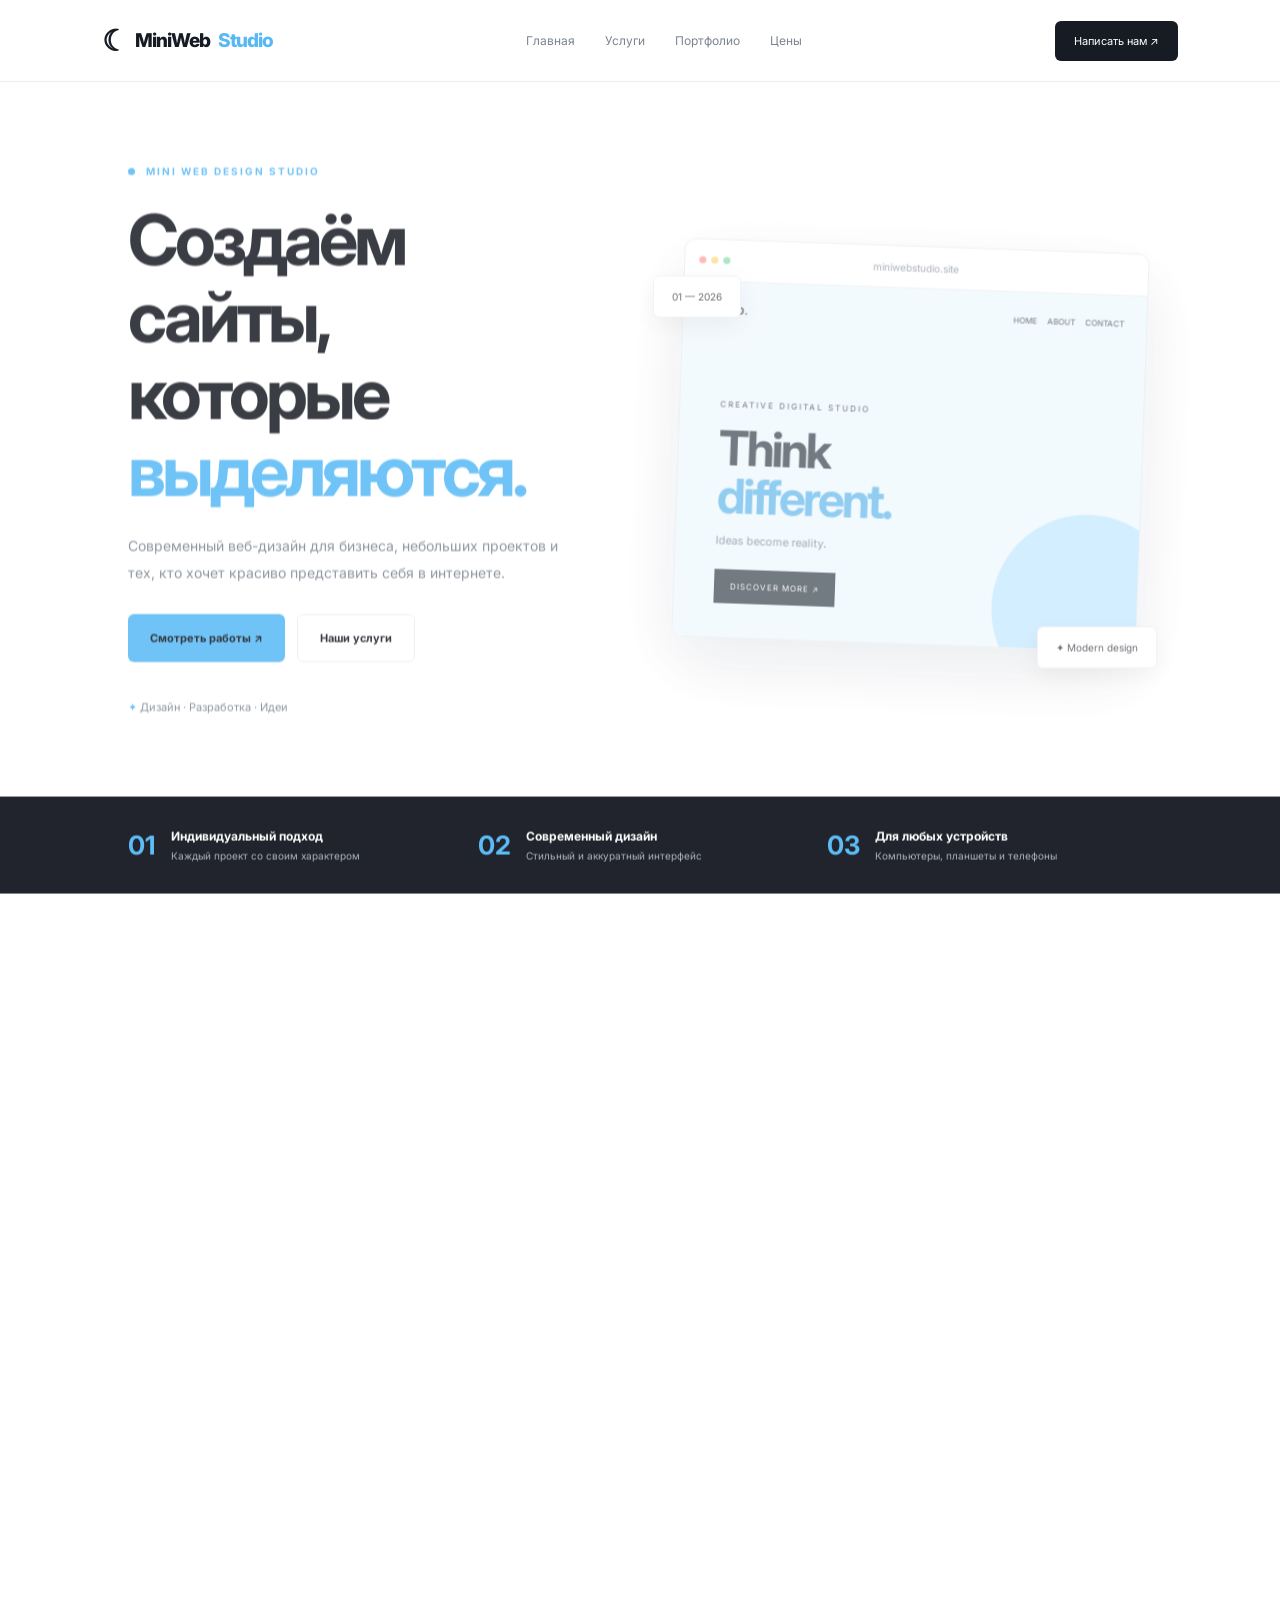
<file: index.html>
<!DOCTYPE html>
<html lang="ru">
<head>
    <meta charset="UTF-8">
    <meta http-equiv="refresh" content="0; url=webstudio.html">
    <title>MiniWeb Studio</title>
</head>
<body>
    <a href="webstudio.html">Открыть сайт</a>
</body>
</html>
</file>
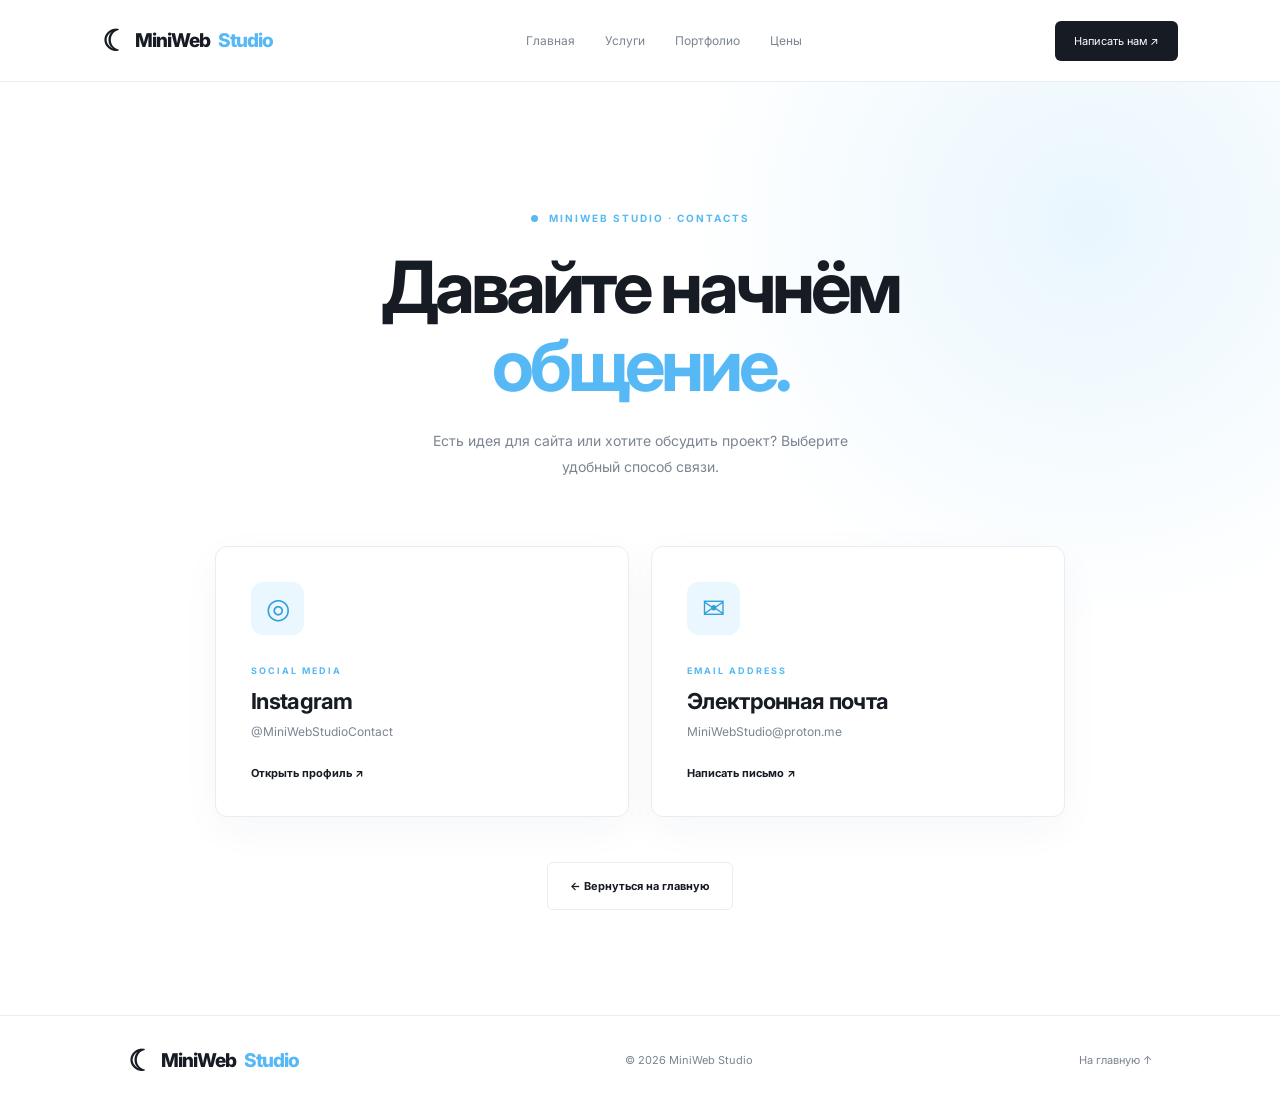
<file: contacts.html>
<!DOCTYPE html>
<html lang="ru">
<head>
    <meta charset="UTF-8">
    <meta name="viewport" content="width=device-width, initial-scale=1.0">
    <title>Контакты — MiniWeb Studio</title>
    <link rel="stylesheet" href="design.css">
    <script src="base.js" defer></script>
</head>
<body>

<header class="header">
    <a href="webstudio.html" class="logo">
        <span class="moon">☾</span>
        MiniWeb<span>Studio</span>
    </a>

    <button class="menu-toggle" id="menuToggle">☰</button>

    <nav class="nav" id="nav">
        <a href="webstudio.html#home">Главная</a>
        <a href="webstudio.html#services">Услуги</a>
        <a href="webstudio.html#portfolio">Портфолио</a>
        <a href="webstudio.html#prices">Цены</a>
    </nav>

    <a href="contacts.html" class="header-button">Написать нам ↗</a>
</header>

<main>
    <section class="contacts-page section">
        <div class="contacts-heading reveal">
            <div class="eyebrow"><span></span> MINIWEB STUDIO · CONTACTS</div>

            <h1>Давайте начнём<br><span>общение.</span></h1>

            <p>
                Есть идея для сайта или хотите обсудить проект?
                Выберите удобный способ связи.
            </p>
        </div>

        <div class="contact-cards">
            <a class="contact-card reveal"
               href="https://www.instagram.com/MiniWebStudioContact/"
               target="_blank" rel="noopener noreferrer">

                <div class="contact-card-icon">◎</div>
                <div class="contact-card-label">SOCIAL MEDIA</div>
                <h2>Instagram</h2>
                <p>@MiniWebStudioContact</p>
                <span class="contact-card-link">Открыть профиль ↗</span>
            </a>

            <a class="contact-card reveal"
               href="mailto:MiniWebStudio@proton.me">

                <div class="contact-card-icon">✉</div>
                <div class="contact-card-label">EMAIL ADDRESS</div>
                <h2>Электронная почта</h2>
                <p>MiniWebStudio@proton.me</p>
                <span class="contact-card-link">Написать письмо ↗</span>
            </a>
        </div>

        <div class="contacts-back reveal">
            <a href="webstudio.html" class="button white-button">← Вернуться на главную</a>
        </div>
    </section>
</main>

<footer class="footer">
    <a href="webstudio.html" class="logo">
        <span class="moon">☾</span> MiniWeb<span>Studio</span>
    </a>
    <p>© 2026 MiniWeb Studio</p>
    <a href="webstudio.html">На главную ↑</a>
</footer>

</body>
</html>
</file>
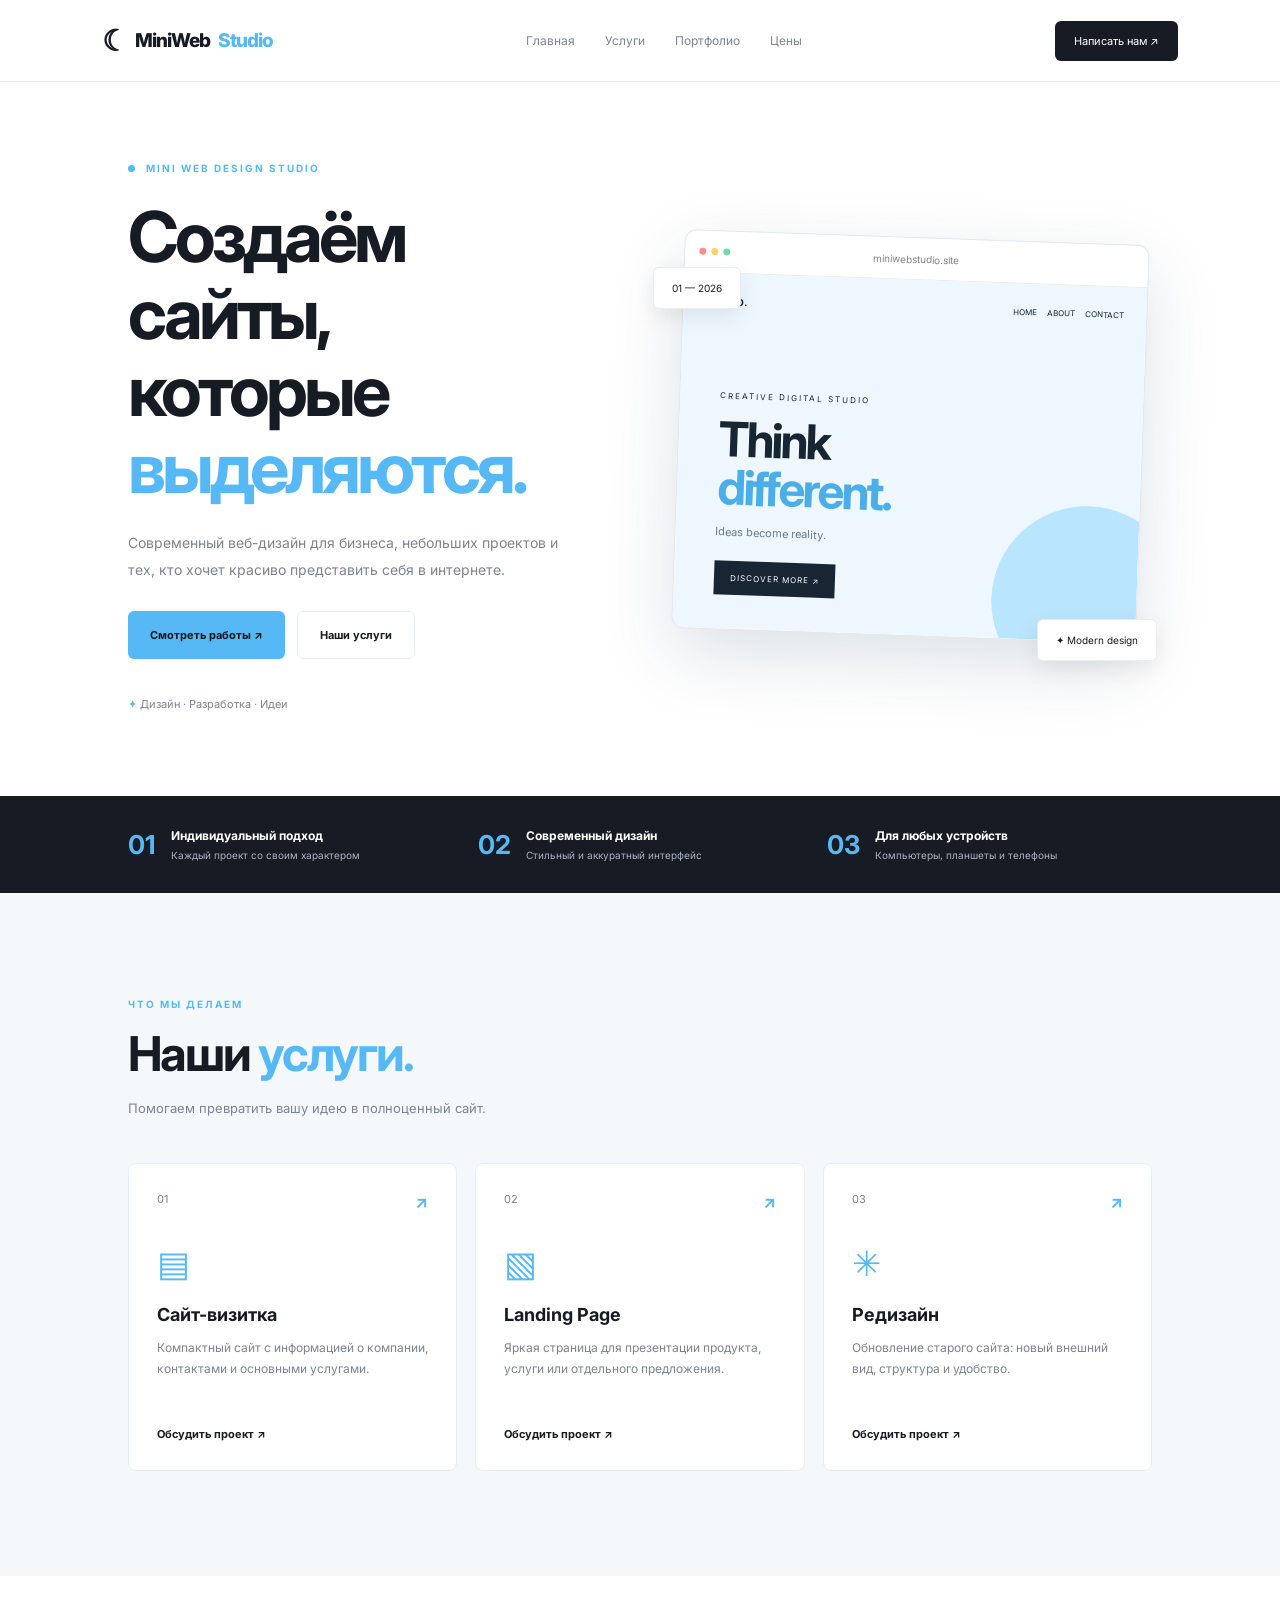
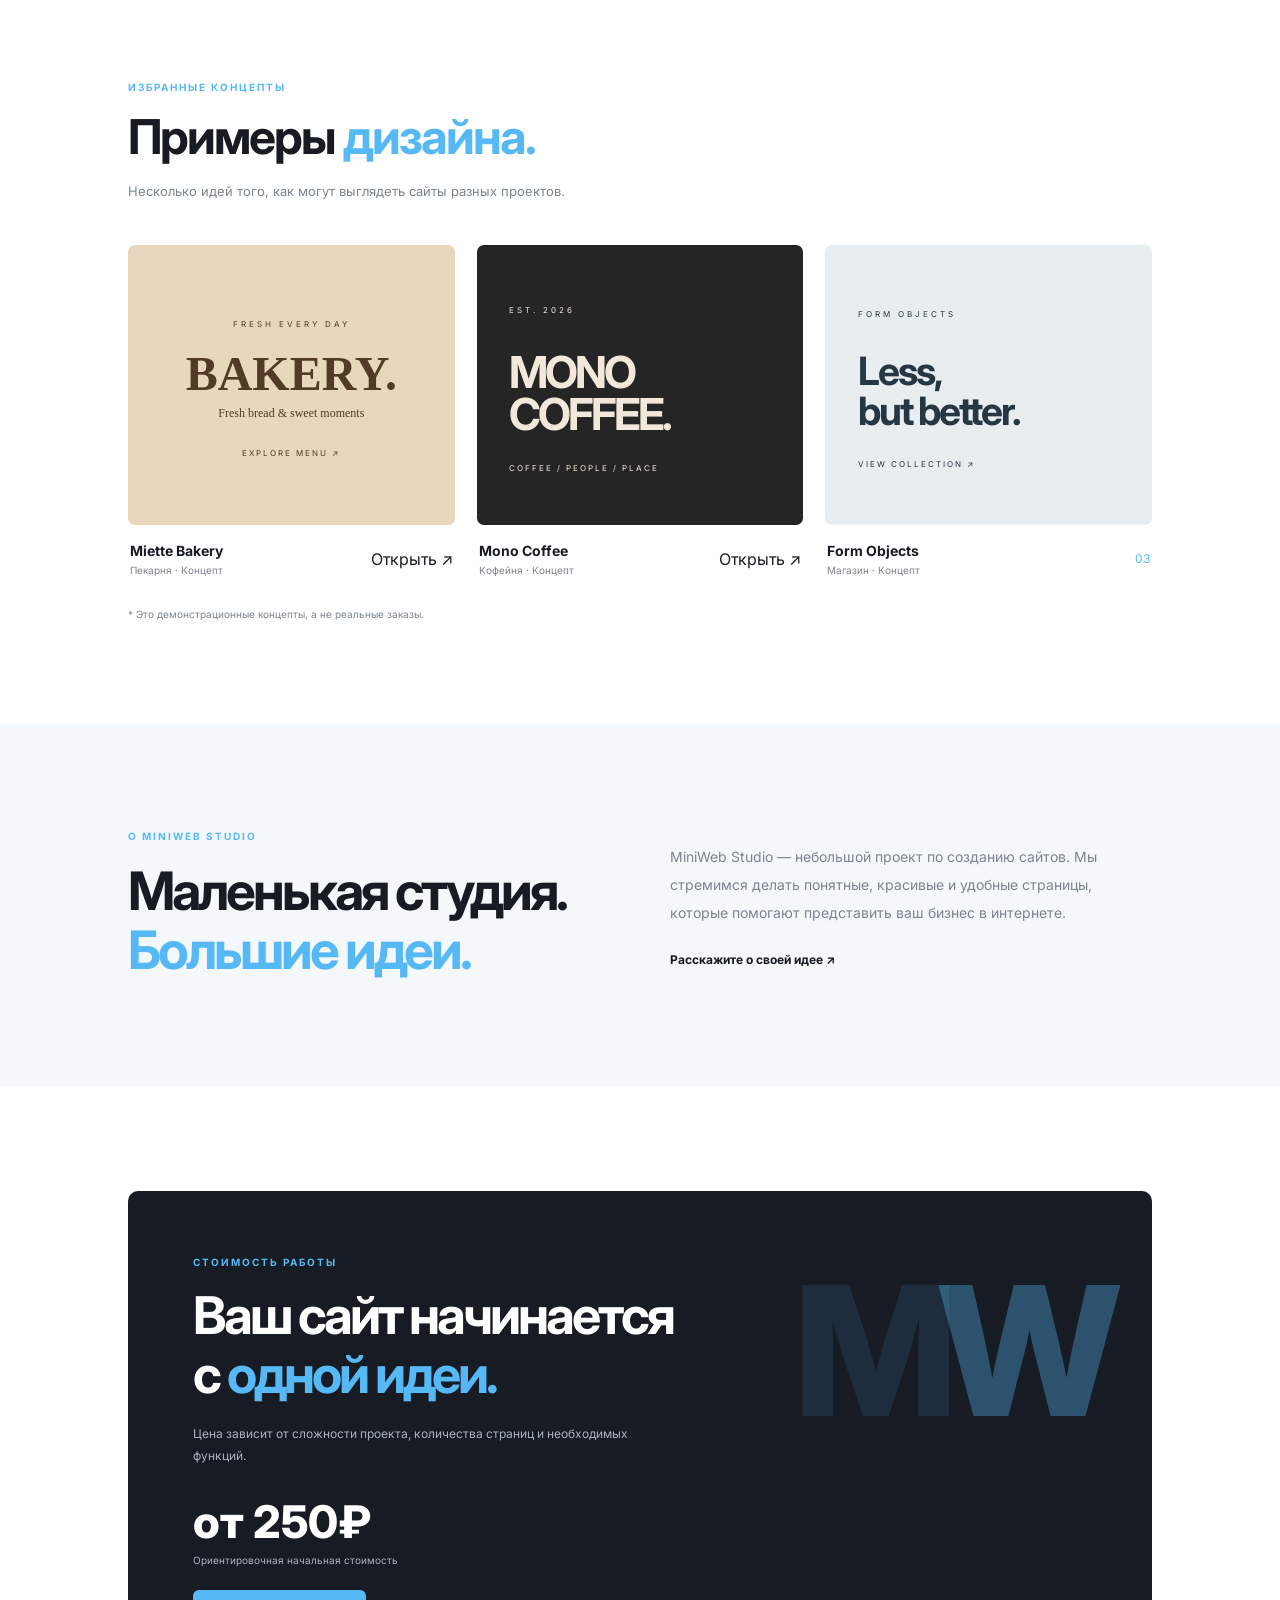
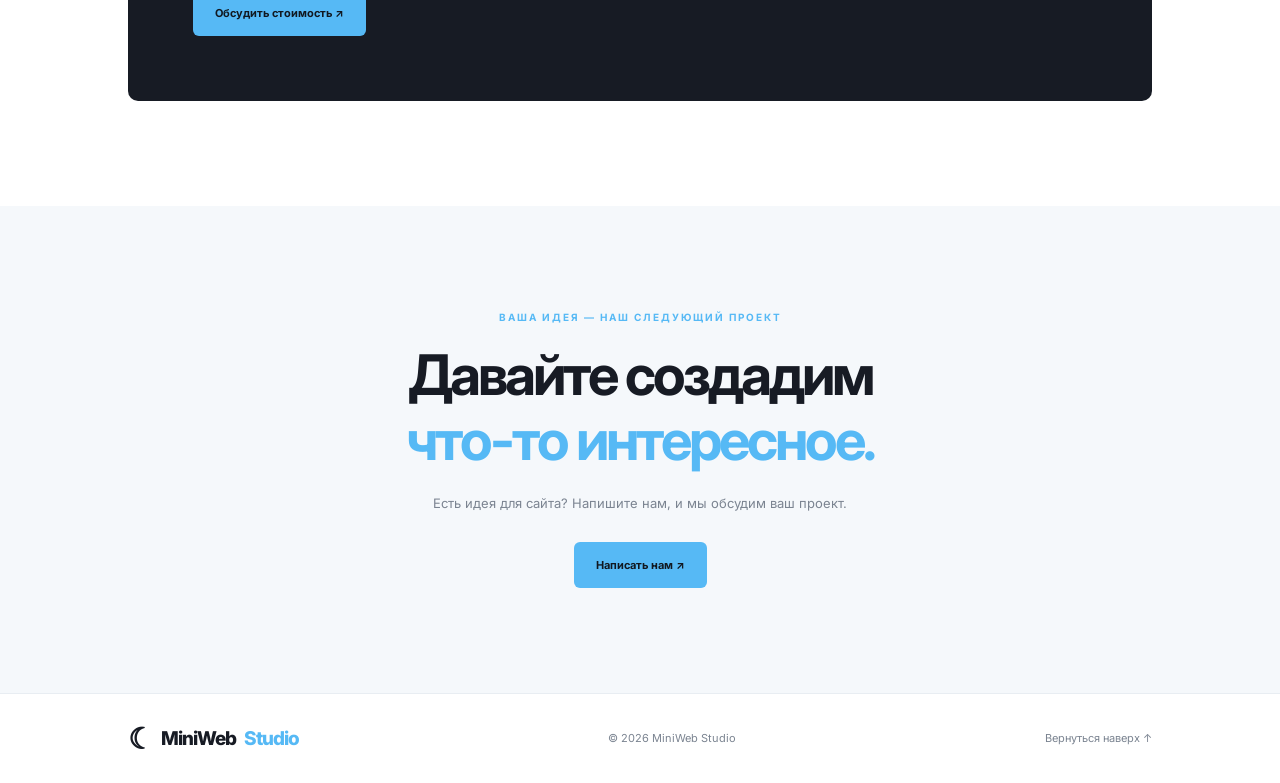
<file: webstudio.html>
<!DOCTYPE html>
<html lang="ru">
<head>
    <meta charset="UTF-8">
    <meta name="viewport" content="width=device-width, initial-scale=1.0">
    <title>MiniWeb Studio — Создание сайтов</title>
    <link rel="stylesheet" href="design.css">
    <script src="base.js" defer></script>
</head>
<body>

<header class="header">
    <a href="webstudio.html" class="logo">
        <span class="moon">☾</span>
        MiniWeb<span>Studio</span>
    </a>

    <button class="menu-toggle" id="menuToggle">☰</button>

    <nav class="nav" id="nav">
        <a href="#home">Главная</a>
        <a href="#services">Услуги</a>
        <a href="#portfolio">Портфолио</a>
        <a href="#prices">Цены</a>
    </nav>

    <a href="contacts.html" class="header-button">Написать нам ↗</a>
</header>

<main>

    <section class="hero section" id="home">
        <div class="hero-text">
            <div class="eyebrow"><span></span> MINI WEB DESIGN STUDIO</div>

            <h1>Создаём сайты,<br>
                которые <span>выделяются.</span>
            </h1>

            <p>
                Современный веб-дизайн для бизнеса, небольших проектов
                и тех, кто хочет красиво представить себя в интернете.
            </p>

            <div class="hero-buttons">
                <a href="#portfolio" class="button blue-button">Смотреть работы ↗</a>
                <a href="#services" class="button white-button">Наши услуги</a>
            </div>

            <div class="hero-note">
                <span>✦</span> Дизайн · Разработка · Идеи
            </div>
        </div>

        <div class="hero-art">
            <div class="blue-orb"></div>

            <div class="browser">
                <div class="browser-bar">
                    <div class="browser-dots"><i></i><i></i><i></i></div>
                    <span>miniwebstudio.site</span>
                </div>

                <div class="browser-content">
                    <div class="demo-nav">
                        <b>STUDIO.</b>
                        <span>HOME　 ABOUT　 CONTACT</span>
                    </div>

                    <div class="demo-main">
                        <small>CREATIVE DIGITAL STUDIO</small>
                        <h2>Think<br><em>different.</em></h2>
                        <p>Ideas become reality.</p>
                        <div class="demo-link">DISCOVER MORE ↗</div>
                    </div>

                    <div class="demo-shape"></div>
                </div>
            </div>

            <div class="art-label label-one">✦ Modern design</div>
            <div class="art-label label-two">01 — 2026</div>
        </div>
    </section>

    <section class="features">
        <div class="feature">
            <b>01</b>
            <div>
                <h3>Индивидуальный подход</h3>
                <p>Каждый проект со своим характером</p>
            </div>
        </div>

        <div class="feature">
            <b>02</b>
            <div>
                <h3>Современный дизайн</h3>
                <p>Стильный и аккуратный интерфейс</p>
            </div>
        </div>

        <div class="feature">
            <b>03</b>
            <div>
                <h3>Для любых устройств</h3>
                <p>Компьютеры, планшеты и телефоны</p>
            </div>
        </div>
    </section>

    <section class="section services reveal" id="services">
        <div class="section-title">
            <div class="eyebrow">ЧТО МЫ ДЕЛАЕМ</div>
            <h2>Наши <span>услуги.</span></h2>
            <p>Помогаем превратить вашу идею в полноценный сайт.</p>
        </div>

        <div class="service-grid">
            <article class="service-card reveal">
                <div class="service-top"><span>01</span><b>↗</b></div>
                <div class="service-icon">▤</div>
                <h3>Сайт-визитка</h3>
                <p>Компактный сайт с информацией о компании, контактами и основными услугами.</p>
                <a href="contacts.html">Обсудить проект ↗</a>
            </article>

            <article class="service-card reveal">
                <div class="service-top"><span>02</span><b>↗</b></div>
                <div class="service-icon">▧</div>
                <h3>Landing Page</h3>
                <p>Яркая страница для презентации продукта, услуги или отдельного предложения.</p>
                <a href="contacts.html">Обсудить проект ↗</a>
            </article>

            <article class="service-card reveal">
                <div class="service-top"><span>03</span><b>↗</b></div>
                <div class="service-icon">✳</div>
                <h3>Редизайн</h3>
                <p>Обновление старого сайта: новый внешний вид, структура и удобство.</p>
                <a href="contacts.html">Обсудить проект ↗</a>
            </article>
        </div>
    </section>

    <section class="section portfolio reveal" id="portfolio">
        <div class="section-title">
            <div class="eyebrow">ИЗБРАННЫЕ КОНЦЕПТЫ</div>
            <h2>Примеры <span>дизайна.</span></h2>
            <p>Несколько идей того, как могут выглядеть сайты разных проектов.</p>
        </div>

        <div class="portfolio-grid">
            <article class="project reveal">
                <div class="project-preview bakery">
                    <div class="bakery-design">
                        <small>FRESH EVERY DAY</small>
                        <h3>BAKERY.</h3>
                        <p>Fresh bread & sweet moments</p>
                        <span>EXPLORE MENU ↗</span>
                    </div>
                </div>
                <div class="project-info">
                    <div><h3>Miette Bakery</h3><p>Пекарня · Концепт</p></div>
                    <a href="bakery/" aria-label="Открыть концепт Miette Bakery">Открыть ↗</a>
                </div>
            </article>

            <article class="project reveal">
                <div class="project-preview coffee">
                    <div class="coffee-design">
                        <small>EST. 2026</small>
                        <h3>MONO<br>COFFEE.</h3>
                        <p>COFFEE / PEOPLE / PLACE</p>
                    </div>
                </div>
                <div class="project-info">
                    <div><h3>Mono Coffee</h3><p>Кофейня · Концепт</p></div>
                    <a href="coffee/" aria-label="Открыть концепт Mono Coffee">Открыть ↗</a>
                </div>
            </article>

            <article class="project reveal">
                <div class="project-preview objects">
                    <div class="objects-design">
                        <small>FORM OBJECTS</small>
                        <h3>Less,<br>but better.</h3>
                        <p>VIEW COLLECTION ↗</p>
                    </div>
                </div>
                <div class="project-info">
                    <div><h3>Form Objects</h3><p>Магазин · Концепт</p></div>
                    <span>03</span>
                </div>
            </article>
        </div>

        <div class="portfolio-note">
            * Это демонстрационные концепты, а не реальные заказы.
        </div>
    </section>

    <section class="about section reveal">
        <div class="about-left">
            <div class="eyebrow">О MINIWEB STUDIO</div>
            <h2>Маленькая студия.<br><span>Большие идеи.</span></h2>
        </div>

        <div class="about-right">
            <p>
                MiniWeb Studio — небольшой проект по созданию сайтов.
                Мы стремимся делать понятные, красивые и удобные страницы,
                которые помогают представить ваш бизнес в интернете.
            </p>
            <a href="contacts.html" class="text-link">Расскажите о своей идее ↗</a>
        </div>
    </section>

    <section class="section prices reveal" id="prices">
        <div class="price-box">
            <div class="price-content">
                <div class="eyebrow">СТОИМОСТЬ РАБОТЫ</div>
                <h2>Ваш сайт начинается<br>с <span>одной идеи.</span></h2>
                <p>
                    Цена зависит от сложности проекта, количества страниц
                    и необходимых функций.
                </p>
                <div class="price">от 250₽</div>
                <small>Ориентировочная начальная стоимость</small>
                <a href="contacts.html" class="button blue-button">Обсудить стоимость ↗</a>
            </div>
            <div class="price-symbol">M<span>W</span></div>
        </div>
    </section>

    <section class="contact section reveal">
        <div class="eyebrow">ВАША ИДЕЯ — НАШ СЛЕДУЮЩИЙ ПРОЕКТ</div>
        <h2>Давайте создадим<br><span>что-то интересное.</span></h2>
        <p>Есть идея для сайта? Напишите нам, и мы обсудим ваш проект.</p>
        <a href="contacts.html" class="button blue-button">Написать нам ↗</a>
    </section>

</main>

<footer class="footer">
    <a href="webstudio.html" class="logo">
        <span class="moon">☾</span> MiniWeb<span>Studio</span>
    </a>
    <p>© 2026 MiniWeb Studio</p>
    <a href="#home">Вернуться наверх ↑</a>
</footer>

</body>
</html>
</file>
<file: design.css>
@import url('https://fonts.googleapis.com/css2?family=Inter:wght@400;500;600;700;800&display=swap');

:root {
    --black: #171b24;
    --blue: #56b9f5;
    --gray: #7b8491;
    --white: #ffffff;
    --light: #f5f8fb;
    --border: #e8edf2;
    --card: #ffffff;
}

* {
    margin: 0;
    padding: 0;
    box-sizing: border-box;
}

html {
    scroll-behavior: smooth;
    scroll-padding-top: 100px;
}

body {
    font-family: Inter, sans-serif;
    background: var(--white);
    color: var(--black);
    overflow-x: hidden;
    transition: background .3s, color .3s;
}

a {
    text-decoration: none;
    color: inherit;
}

button {
    font: inherit;
}

.blue,
.section-title h2 span,
.about h2 span,
.contact h2 span {
    color: var(--blue);
}

/* HEADER */

.header {
    height: 82px;
    padding: 0 8%;
    display: flex;
    align-items: center;
    justify-content: space-between;
    position: sticky;
    top: 0;
    z-index: 10;
    background: rgba(255,255,255,.94);
    backdrop-filter: blur(14px);
    border-bottom: 1px solid var(--border);
}

.logo {
    display: flex;
    align-items: center;
    gap: 8px;
    font-size: 19px;
    font-weight: 800;
    letter-spacing: -1px;
}

.logo > span:last-child {
    color: var(--blue);
}

.moon {
    font-size: 29px;
    color: var(--black);
    transition: transform .5s;
}

.logo:hover .moon {
    transform: rotate(-35deg);
}

.nav {
    display: flex;
    align-items: center;
    gap: 30px;
}

.nav a {
    color: var(--gray);
    font-size: 12px;
    transition: color .25s;
}

.nav a:hover {
    color: var(--blue);
}

.header-button {
    background: var(--black);
    color: white;
    padding: 13px 19px;
    border-radius: 6px;
    font-size: 11px;
    transition: .3s;
}

.header-button:hover {
    background: var(--blue);
    color: var(--black);
    transform: translateY(-3px);
}

.menu-toggle {
    display: none;
    border: 0;
    background: none;
    color: var(--black);
    font-size: 25px;
    cursor: pointer;
}

/* GENERAL */

.section {
    padding: 105px 10%;
}

.eyebrow {
    font-size: 10px;
    font-weight: 700;
    letter-spacing: 2px;
    color: var(--blue);
}

.eyebrow > span {
    display: inline-block;
    width: 7px;
    height: 7px;
    background: var(--blue);
    border-radius: 50%;
    margin-right: 7px;
}

.button {
    display: inline-flex;
    align-items: center;
    justify-content: center;
    padding: 16px 22px;
    border-radius: 6px;
    font-size: 11px;
    font-weight: 700;
    transition: transform .3s, background .3s, box-shadow .3s;
}

.button:hover {
    transform: translateY(-4px);
    box-shadow: 0 10px 25px rgba(40,100,150,.12);
}

.blue-button {
    background: var(--blue);
    color: #111820;
}

.blue-button:hover {
    background: #82d0ff;
}

.white-button {
    border: 1px solid var(--border);
    color: var(--black);
}

.white-button:hover {
    background: var(--light);
}

.section-title {
    margin-bottom: 42px;
}

.section-title h2 {
    font-size: clamp(34px, 5vw, 48px);
    letter-spacing: -2px;
    margin: 14px 0;
}

.section-title p {
    font-size: 13px;
    color: var(--gray);
    line-height: 1.8;
}

/* HERO */

.hero {
    min-height: 620px;
    display: grid;
    grid-template-columns: 1fr 1fr;
    align-items: center;
    gap: 55px;
    padding-top: 80px;
    padding-bottom: 85px;
}

.hero-text h1 {
    font-size: clamp(43px, 5.5vw, 70px);
    line-height: 1.1;
    letter-spacing: -4px;
    margin: 24px 0;
}

.hero-text h1 span {
    color: var(--blue);
}

.hero-text > p {
    color: var(--gray);
    font-size: 14px;
    line-height: 1.9;
    max-width: 440px;
}

.hero-buttons {
    display: flex;
    flex-wrap: wrap;
    gap: 12px;
    margin-top: 28px;
}

.hero-note {
    margin-top: 38px;
    color: var(--gray);
    font-size: 11px;
}

.hero-note span {
    color: var(--blue);
}

/* HERO ART */

.hero-art {
    position: relative;
    padding: 25px 10px;
}

.blue-orb {
    position: absolute;
    width: 330px;
    height: 330px;
    border-radius: 50%;
    background: #dff3ff;
    right: 4%;
    top: 10%;
    filter: blur(1px);
    animation: orbFloat 7s ease-in-out infinite;
}

.browser {
    position: relative;
    z-index: 1;
    background: white;
    border: 1px solid #e2e8ee;
    border-radius: 12px;
    overflow: hidden;
    box-shadow: 0 25px 70px rgba(30,60,90,.15);
    transform: rotate(2deg);
    transition: transform .5s, box-shadow .5s;
}

.browser:hover {
    transform: rotate(0) translateY(-8px);
    box-shadow: 0 35px 80px rgba(30,60,90,.2);
}

.browser-bar {
    height: 42px;
    display: flex;
    align-items: center;
    justify-content: center;
    position: relative;
    color: #7b8491;
    font-size: 10px;
    border-bottom: 1px solid #e8edf2;
}

.browser-dots {
    position: absolute;
    left: 14px;
    display: flex;
    gap: 5px;
}

.browser-dots i {
    width: 7px;
    height: 7px;
    border-radius: 50%;
    background: #ddd;
}

.browser-dots i:first-child { background: #ff8d8d; }
.browser-dots i:nth-child(2) { background: #ffd36b; }
.browser-dots i:last-child { background: #78d7a0; }

.browser-content {
    min-height: 355px;
    padding: 22px;
    position: relative;
    overflow: hidden;
    background: #edf7fd;
    color: #182633;
}

.demo-nav {
    display: flex;
    justify-content: space-between;
    align-items: center;
    font-size: 10px;
}

.demo-nav span {
    font-size: 8px;
}

.demo-main {
    position: relative;
    z-index: 2;
    margin: 75px 0 0 18px;
}

.demo-main small {
    font-size: 8px;
    letter-spacing: 2px;
}

.demo-main h2 {
    font-size: 48px;
    line-height: 1;
    letter-spacing: -3px;
    margin: 13px 0;
}

.demo-main em {
    color: #4caee9;
    font-style: normal;
}

.demo-main p {
    color: #687b8a;
    font-size: 11px;
}

.demo-link {
    display: inline-block;
    margin-top: 22px;
    background: #182633;
    color: white;
    padding: 12px 16px;
    font-size: 8px;
    letter-spacing: 1px;
}

.demo-shape {
    width: 190px;
    height: 190px;
    background: #b9e5ff;
    border-radius: 50%;
    position: absolute;
    right: -45px;
    bottom: -55px;
}

.art-label {
    position: absolute;
    z-index: 2;
    background: white;
    padding: 14px 18px;
    border: 1px solid #e8edf2;
    border-radius: 6px;
    box-shadow: 0 8px 25px rgba(0,0,0,.08);
    font-size: 10px;
    color: #171b24;
}

.label-one {
    right: -5px;
    bottom: 0;
    animation: float 4s ease-in-out infinite;
}

.label-two {
    left: -15px;
    top: 55px;
}

/* FEATURES */

.features {
    padding: 32px 10%;
    background: var(--black);
    color: white;
    display: grid;
    grid-template-columns: repeat(3, 1fr);
    gap: 25px;
}

.feature {
    display: flex;
    align-items: center;
    gap: 15px;
}

.feature > b {
    font-size: 26px;
    color: var(--blue);
}

.feature h3 {
    font-size: 12px;
    margin-bottom: 6px;
}

.feature p {
    color: #aab3bf;
    font-size: 10px;
}

/* SERVICES */

.services {
    background: var(--light);
}

.service-grid {
    display: grid;
    grid-template-columns: repeat(3, 1fr);
    gap: 18px;
}

.service-card {
    background: var(--card);
    border: 1px solid var(--border);
    border-radius: 8px;
    padding: 28px;
    transition: transform .35s, box-shadow .35s, border-color .35s;
}

.service-card:hover {
    transform: translateY(-9px);
    box-shadow: 0 18px 40px rgba(30,50,70,.1);
    border-color: #c4e7fb;
}

.service-top {
    display: flex;
    justify-content: space-between;
    color: var(--gray);
    font-size: 11px;
}

.service-top b {
    color: var(--blue);
    font-size: 17px;
}

.service-icon {
    color: var(--blue);
    font-size: 35px;
    margin: 30px 0 20px;
    transition: transform .35s;
}

.service-card:hover .service-icon {
    transform: scale(1.12) rotate(-5deg);
}

.service-card h3 {
    font-size: 18px;
    margin-bottom: 12px;
}

.service-card p {
    color: var(--gray);
    font-size: 12px;
    line-height: 1.8;
    min-height: 66px;
}

.service-card a {
    display: inline-block;
    margin-top: 24px;
    font-size: 11px;
    font-weight: 700;
}

.service-card a:hover {
    color: var(--blue);
}

/* PORTFOLIO */

.portfolio-grid {
    display: grid;
    grid-template-columns: repeat(3, 1fr);
    gap: 22px;
}

.project {
    min-width: 0;
}

.project-preview {
    height: 280px;
    display: flex;
    justify-content: center;
    align-items: center;
    border-radius: 7px;
    overflow: hidden;
    transition: transform .4s, box-shadow .4s;
}

.project:hover .project-preview {
    transform: translateY(-7px);
    box-shadow: 0 18px 35px rgba(30,50,70,.12);
}

.bakery {
    background: #e8d7bd;
    color: #533a28;
}

.coffee {
    background: #252525;
    color: #f2e8d9;
}

.objects {
    background: #e8edf0;
    color: #263744;
}

.bakery-design,
.coffee-design,
.objects-design {
    width: 80%;
}

.bakery-design {
    text-align: center;
}

.bakery-design small,
.coffee-design small,
.objects-design small {
    font-size: 8px;
    letter-spacing: 3px;
}

.bakery-design h3 {
    font-family: Georgia, serif;
    font-size: 48px;
    margin: 15px 0 5px;
}

.bakery-design p {
    font-family: Georgia, serif;
    font-size: 12px;
}

.bakery-design span,
.coffee-design p,
.objects-design p {
    display: block;
    margin-top: 27px;
    font-size: 8px;
    letter-spacing: 2px;
}

.coffee-design h3 {
    font-size: 44px;
    line-height: .95;
    letter-spacing: -3px;
    margin-top: 35px;
}

.objects-design h3 {
    font-size: 39px;
    line-height: 1.05;
    letter-spacing: -2px;
    margin-top: 30px;
}

.project-info {
    padding: 17px 2px;
    display: flex;
    align-items: center;
    justify-content: space-between;
}

.project-info h3 {
    font-size: 14px;
    margin-bottom: 5px;
}

.project-info p {
    font-size: 10px;
    color: var(--gray);
}

.project-info > span {
    color: var(--blue);
    font-size: 12px;
}

.portfolio-note {
    margin-top: 15px;
    color: var(--gray);
    font-size: 10px;
}

/* ABOUT */

.about {
    background: var(--light);
    display: grid;
    grid-template-columns: 1fr 1fr;
    gap: 60px;
    align-items: center;
}

.about h2 {
    font-size: clamp(35px, 5vw, 53px);
    line-height: 1.12;
    letter-spacing: -3px;
    margin-top: 20px;
}

.about-right p {
    font-size: 14px;
    line-height: 2;
    color: var(--gray);
}

.text-link {
    display: inline-block;
    margin-top: 25px;
    font-size: 12px;
    font-weight: 700;
}

.text-link:hover {
    color: var(--blue);
}

/* PRICES */

.price-box {
    position: relative;
    background: var(--black);
    color: white;
    border-radius: 10px;
    padding: 65px;
    overflow: hidden;
}

.price-content {
    position: relative;
    z-index: 2;
}

.price-content h2 {
    font-size: clamp(34px, 5vw, 52px);
    line-height: 1.15;
    letter-spacing: -3px;
    margin: 18px 0;
}

.price-content h2 span {
    color: var(--blue);
}

.price-content > p {
    max-width: 440px;
    color: #aab3bf;
    font-size: 12px;
    line-height: 1.8;
}

.price {
    font-size: 45px;
    font-weight: 800;
    margin-top: 28px;
}

.price-content > small {
    display: block;
    color: #aab3bf;
    font-size: 10px;
    margin: 5px 0 24px;
}

.price-symbol {
    position: absolute;
    right: 5%;
    top: 10%;
    font-size: 180px;
    font-weight: 800;
    letter-spacing: -20px;
    color: rgba(86,185,245,.12);
}

.price-symbol span {
    color: rgba(86,185,245,.35);
}

/* CONTACT */

.contact {
    text-align: center;
    background: var(--light);
}

.contact h2 {
    font-size: clamp(36px, 5vw, 56px);
    line-height: 1.15;
    letter-spacing: -3px;
    margin: 20px 0;
}

.contact > p {
    max-width: 450px;
    margin: 0 auto 26px;
    color: var(--gray);
    font-size: 13px;
    line-height: 1.8;
}

/* CONTACTS PAGE */

.contacts-page {
    min-height: 720px;
    background:
        radial-gradient(circle at 85% 15%, rgba(86,185,245,.13), transparent 30%),
        var(--white);
}

.contacts-heading {
    text-align: center;
    max-width: 650px;
    margin: 25px auto 65px;
}

.contacts-heading h1 {
    font-size: clamp(43px, 7vw, 72px);
    line-height: 1.08;
    letter-spacing: -4px;
    margin: 24px 0;
}

.contacts-heading h1 span {
    color: var(--blue);
}

.contacts-heading p {
    max-width: 440px;
    margin: auto;
    color: var(--gray);
    font-size: 14px;
    line-height: 1.9;
}

.contact-cards {
    max-width: 850px;
    margin: auto;
    display: grid;
    grid-template-columns: repeat(2, 1fr);
    gap: 22px;
}

.contact-card {
    min-height: 270px;
    padding: 35px;
    background: var(--white);
    border: 1px solid var(--border);
    border-radius: 12px;
    box-shadow: 0 12px 40px rgba(30,60,90,.04);
    transition: transform .4s, box-shadow .4s, border-color .4s;
}

.contact-card:hover {
    transform: translateY(-9px);
    border-color: #b9e5ff;
    box-shadow: 0 25px 55px rgba(30,80,120,.1);
}

.contact-card-icon {
    width: 53px;
    height: 53px;
    display: grid;
    place-items: center;
    border-radius: 12px;
    background: #eaf7ff;
    color: #329edb;
    font-size: 28px;
    margin-bottom: 30px;
    transition: transform .4s;
}

.contact-card:hover .contact-card-icon {
    transform: rotate(-8deg) scale(1.08);
}

.contact-card-label {
    color: var(--blue);
    font-size: 9px;
    font-weight: 700;
    letter-spacing: 2px;
    margin-bottom: 12px;
}

.contact-card h2 {
    font-size: 22px;
    letter-spacing: -.7px;
    margin-bottom: 10px;
}

.contact-card p {
    color: var(--gray);
    font-size: 12px;
    overflow-wrap: anywhere;
}

.contact-card-link {
    display: inline-block;
    margin-top: 27px;
    font-size: 11px;
    font-weight: 700;
    transition: color .25s;
}

.contact-card:hover .contact-card-link {
    color: #329edb;
}

.contacts-back {
    text-align: center;
    margin-top: 45px;
}

/* FOOTER */

.footer {
    min-height: 90px;
    padding: 25px 10%;
    display: flex;
    align-items: center;
    justify-content: space-between;
    gap: 15px;
    border-top: 1px solid var(--border);
}

.footer p,
.footer > a:last-child {
    color: var(--gray);
    font-size: 11px;
}

/* ANIMATIONS */

@keyframes float {
    0%, 100% {
        transform: translateY(0);
    }
    50% {
        transform: translateY(-10px);
    }
}

@keyframes orbFloat {
    0%, 100% {
        transform: translateY(0) scale(1);
    }
    50% {
        transform: translateY(-16px) scale(1.04);
    }
}

@keyframes appear {
    from {
        opacity: 0;
        transform: translateY(22px);
    }
    to {
        opacity: 1;
        transform: translateY(0);
    }
}

@keyframes pageEnter {
    from {
        opacity: 0;
        transform: translateY(12px);
    }
    to {
        opacity: 1;
        transform: translateY(0);
    }
}

@keyframes pageLeave {
    to {
        opacity: 0;
        transform: translateY(-8px);
    }
}

.hero-text {
    animation: appear .8s ease both;
}

.hero-art {
    animation: appear .9s .15s ease both;
}

/* SCROLL REVEAL */

.js-ready .reveal {
    opacity: 0;
    transform: translateY(35px);
    transition: opacity .8s ease, transform .8s cubic-bezier(.2,.7,.2,1);
}

.js-ready .reveal.visible {
    opacity: 1;
    transform: translateY(0);
}

.service-card:nth-child(2),
.project:nth-child(2),
.contact-card:nth-child(2) {
    transition-delay: .12s;
}

.service-card:nth-child(3),
.project:nth-child(3) {
    transition-delay: .22s;
}

/* PAGE TRANSITIONS */

.page-enter main {
    animation: pageEnter .65s ease both;
}

.page-leaving main {
    animation: pageLeave .25s ease both;
}

/* MOBILE */

@media (max-width: 850px) {
    .header {
        padding: 0 5%;
    }

    .section {
        padding: 80px 6%;
    }

    .hero {
        gap: 30px;
    }

    .hero-text h1 {
        font-size: 52px;
    }

    .features {
        padding: 30px 6%;
    }

    .service-card {
        padding: 20px;
    }

    .project-preview {
        height: 220px;
    }
}

@media (max-width: 650px) {
    .header {
        height: 70px;
    }

    .logo {
        font-size: 16px;
    }

    .menu-toggle {
        display: block;
    }

    .header-button {
        display: none;
    }

    .nav {
        position: absolute;
        top: 69px;
        left: 0;
        width: 100%;
        display: none;
        flex-direction: column;
        align-items: stretch;
        gap: 0;
        padding: 10px 6%;
        background: var(--white);
        border-bottom: 1px solid var(--border);
    }

    .nav.open {
        display: flex;
    }

    .nav a {
        padding: 13px 0;
    }

    .hero {
        grid-template-columns: 1fr;
        padding-top: 65px;
        gap: 45px;
    }

    .hero-text h1 {
        font-size: clamp(43px, 11vw, 60px);
        letter-spacing: -3px;
    }

    .hero-art {
        margin: 0 5px;
    }

    .browser-content {
        min-height: 300px;
    }

    .demo-main {
        margin-top: 55px;
    }

    .demo-main h2 {
        font-size: 40px;
    }

    .features {
        grid-template-columns: 1fr;
        gap: 22px;
    }

    .service-grid,
    .portfolio-grid {
        grid-template-columns: 1fr;
    }

    .service-card p {
        min-height: auto;
    }

    .project-preview {
        height: 270px;
    }

    .about {
        grid-template-columns: 1fr;
        gap: 25px;
    }

    .price-box {
        padding: 35px 25px;
    }

    .price-symbol {
        font-size: 110px;
        right: 0;
        top: 15%;
    }

    .contact-cards {
        grid-template-columns: 1fr;
    }

    .contacts-heading {
        margin-bottom: 45px;
    }

    .contacts-heading h1 {
        letter-spacing: -2px;
    }

    .contact-card {
        min-height: 245px;
        padding: 28px;
    }

    .footer {
        flex-direction: column;
        text-align: center;
    }
}

@media (prefers-reduced-motion: reduce) {
    *,
    *::before,
    *::after {
        animation-duration: .01ms !important;
        scroll-behavior: auto !important;
        transition-duration: .01ms !important;
    }
}
</file>
